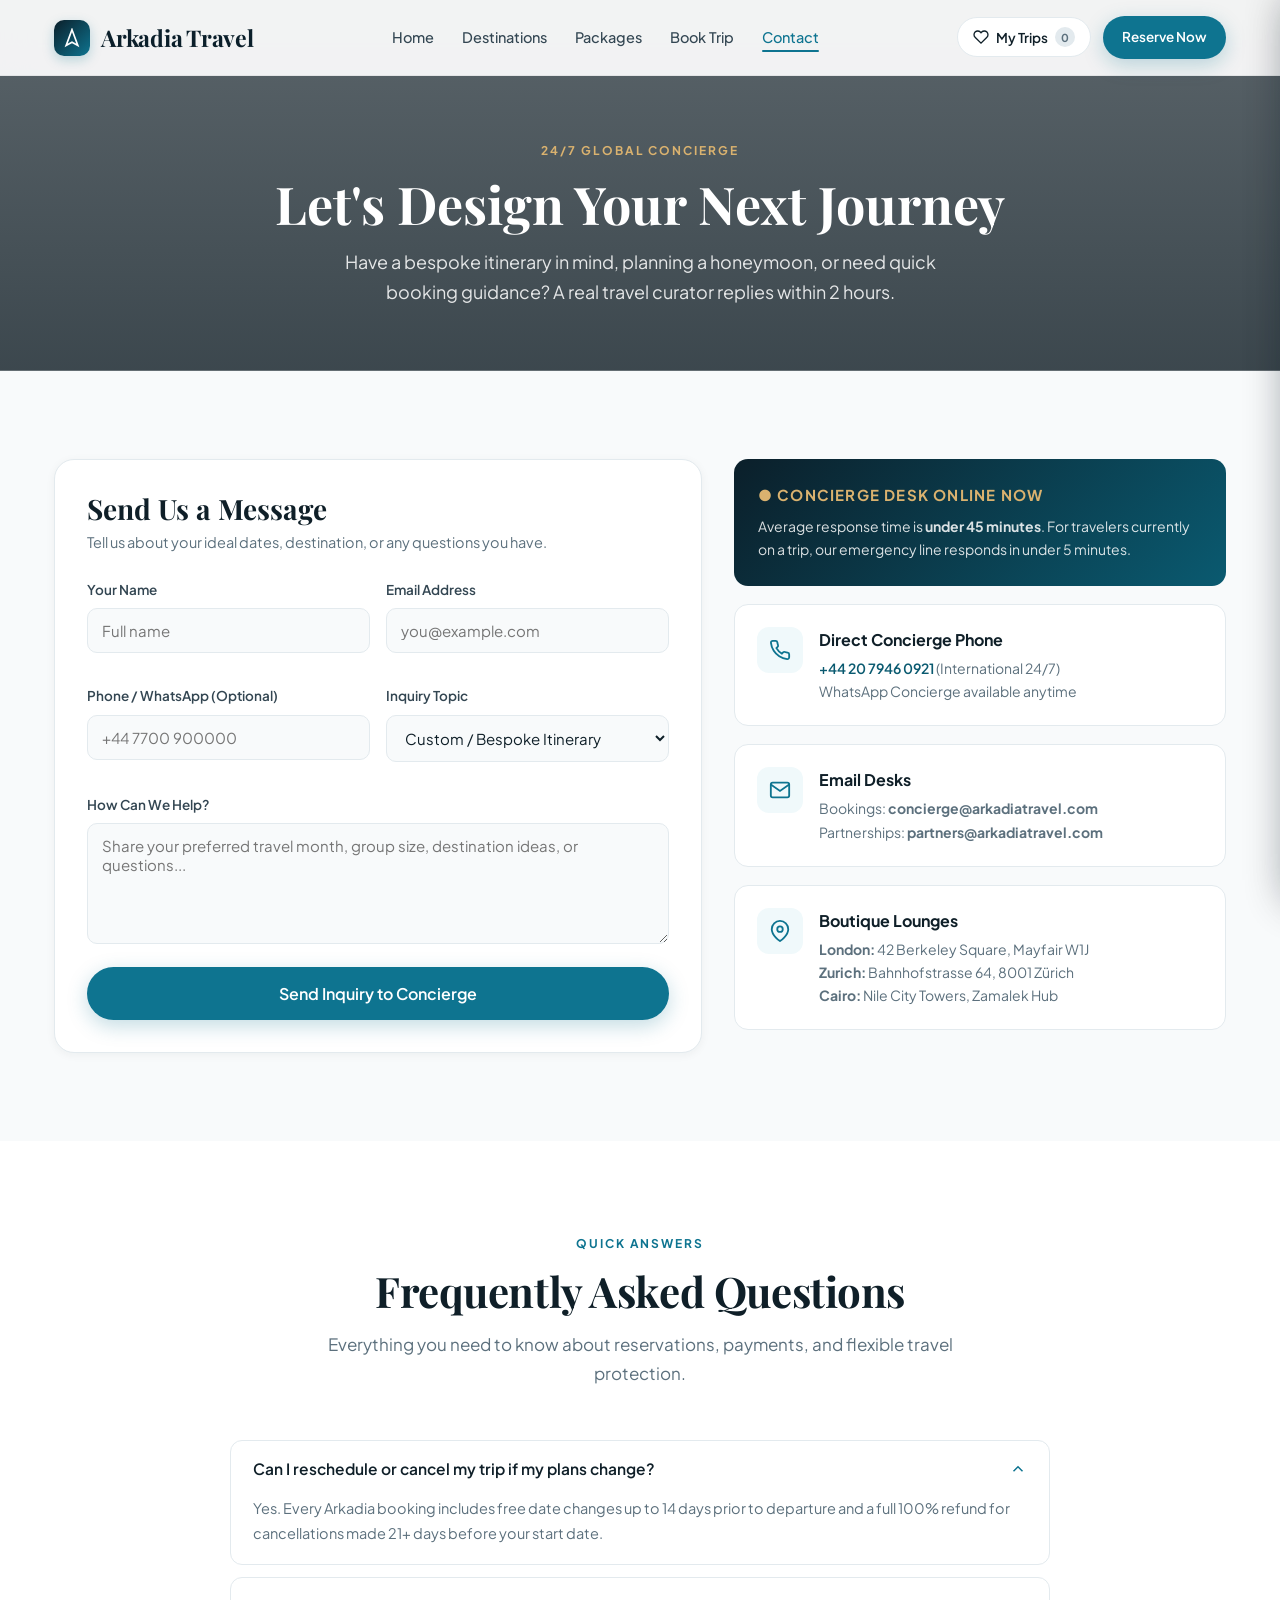
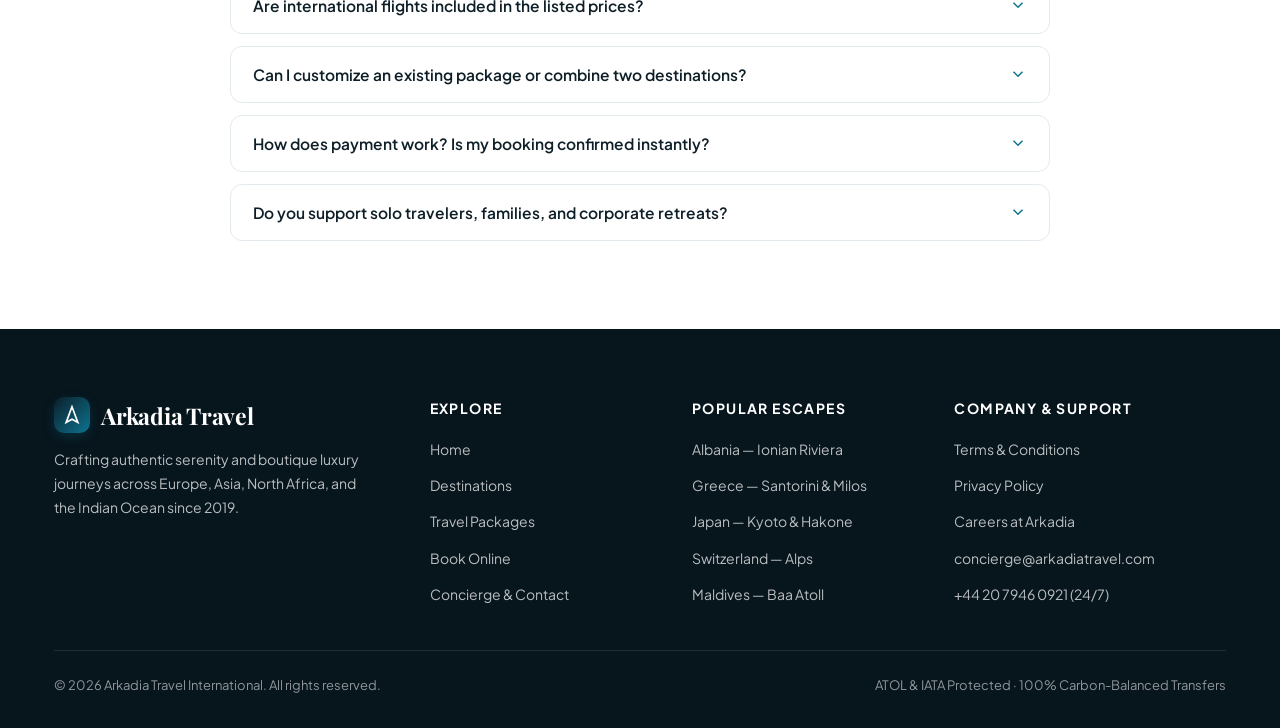
<file: contact.html>
<!DOCTYPE html>
<html lang="en">
<head>
    <meta charset="UTF-8">
    <meta name="viewport" content="width=device-width, initial-scale=1.0">
    <title>Contact & Concierge — Arkadia Travel</title>
    <meta name="description" content="Connect with Arkadia Travel's 24/7 private concierge for custom itineraries, group retreats, and travel assistance.">
    <link rel="icon" type="image/svg+xml" href="data:image/svg+xml,%3Csvg xmlns='http://www.w3.org/2000/svg' viewBox='0 0 40 40'%3E%3Crect width='40' height='40' rx='10' fill='%230b1f2a'/%3E%3Cpath d='M20 8l9 22-9-5-9 5 9-22z' fill='%23c89b54'/%3E%3C/svg%3E">
    <link rel="preconnect" href="https://fonts.googleapis.com">
    <link rel="preconnect" href="https://fonts.gstatic.com" crossorigin>
    <link href="https://fonts.googleapis.com/css2?family=Playfair+Display:wght@600;700&family=Plus+Jakarta+Sans:wght@400;500;600;700&display=swap" rel="stylesheet">
    <link rel="stylesheet" href="style.css">
</head>
<body>

    <header class="main-header">
        <div class="container header-inner">
            <a href="index.html" class="brand">
                <span class="brand-mark" aria-hidden="true">
                    <svg width="20" height="20" viewBox="0 0 24 24" fill="none" stroke="currentColor" stroke-width="2"><polygon points="12 2 19 21 12 17 5 21 12 2"/></svg>
                </span>
                <span>Arkadia Travel</span>
            </a>

            <nav class="main-nav" aria-label="Main navigation">
                <ul>
                    <li><a href="index.html">Home</a></li>
                    <li><a href="destinations.html">Destinations</a></li>
                    <li><a href="packages.html">Packages</a></li>
                    <li><a href="booking.html">Book Trip</a></li>
                    <li><a href="contact.html" class="active">Contact</a></li>
                </ul>
            </nav>

            <div class="header-actions">
                <button type="button" class="trips-btn" data-open-trips aria-label="Open My Trips and Saved">
                    <svg width="16" height="16" viewBox="0 0 24 24" fill="none" stroke="currentColor" stroke-width="2"><path d="M20.84 4.61a5.5 5.5 0 0 0-7.78 0L12 5.67l-1.06-1.06a5.5 5.5 0 0 0-7.78 7.78l1.06 1.06L12 21.23l7.78-7.78 1.06-1.06a5.5 5.5 0 0 0 0-7.78z"/></svg>
                    <span class="trips-label">My Trips</span>
                    <span class="trips-badge is-zero">0</span>
                </button>
                <a href="booking.html" class="btn btn--primary btn--sm header-cta-desktop">Reserve Now</a>
                <button type="button" class="menu-toggle" id="menuToggle" aria-label="Open menu">
                    <svg width="22" height="22" viewBox="0 0 24 24" fill="none" stroke="currentColor" stroke-width="2.2"><line x1="3" y1="6" x2="21" y2="6"/><line x1="3" y1="12" x2="21" y2="12"/><line x1="3" y1="18" x2="21" y2="18"/></svg>
                </button>
            </div>
        </div>
    </header>

    <div class="nav-backdrop" id="navBackdrop"></div>
    <aside class="mobile-drawer" id="mobileDrawer" aria-label="Mobile menu">
        <div class="mobile-drawer-head">
            <span class="brand" style="font-size:20px;">Arkadia Travel</span>
            <button type="button" class="icon-close-btn" id="closeMobileDrawer" aria-label="Close menu">
                <svg width="20" height="20" viewBox="0 0 24 24" fill="none" stroke="currentColor" stroke-width="2"><line x1="18" y1="6" x2="6" y2="18"/><line x1="6" y1="6" x2="18" y2="18"/></svg>
            </button>
        </div>
        <nav class="mobile-drawer-links">
            <a href="index.html">Home</a>
            <a href="destinations.html">Destinations</a>
            <a href="packages.html">Packages</a>
            <a href="booking.html">Book a Trip</a>
            <a href="contact.html" class="active">Contact & Concierge</a>
        </nav>
        <div class="mobile-drawer-footer">
            <button type="button" class="btn btn--outline btn--block" data-open-trips>My Trips & Saved</button>
            <a href="booking.html" class="btn btn--primary btn--block">Reserve Your Escape</a>
        </div>
    </aside>

    <main>
        <section class="page-hero page-hero--contact">
            <div class="container">
                <span class="eyebrow eyebrow--gold">24/7 Global Concierge</span>
                <h1>Let's Design Your Next Journey</h1>
                <p>Have a bespoke itinerary in mind, planning a honeymoon, or need quick booking guidance? A real travel curator replies within 2 hours.</p>
            </div>
        </section>

        <section class="section">
            <div class="container">
                <div class="contact-layout">
                    <!-- Left: Contact Form -->
                    <div class="contact-card">
                        <div id="contactFormWrap">
                            <h2 style="font-size:28px;margin-bottom:6px;">Send Us a Message</h2>
                            <p style="font-size:14.5px;color:var(--ink-500);margin-bottom:24px;">Tell us about your ideal dates, destination, or any questions you have.</p>

                            <form id="contactForm" novalidate>
                                <div class="form-grid">
                                    <div class="form-group">
                                        <label for="contactName">Your Name</label>
                                        <input type="text" id="contactName" class="form-control" placeholder="Full name" required>
                                        <span class="field-error" id="contactNameError"></span>
                                    </div>
                                    <div class="form-group">
                                        <label for="contactEmail">Email Address</label>
                                        <input type="email" id="contactEmail" class="form-control" placeholder="you@example.com" required>
                                        <span class="field-error" id="contactEmailError"></span>
                                    </div>
                                    <div class="form-group">
                                        <label for="contactPhone">Phone / WhatsApp (Optional)</label>
                                        <input type="tel" id="contactPhone" class="form-control" placeholder="+44 7700 900000">
                                    </div>
                                    <div class="form-group">
                                        <label for="contactTopic">Inquiry Topic</label>
                                        <select id="contactTopic" class="form-control">
                                            <option value="custom">Custom / Bespoke Itinerary</option>
                                            <option value="booking">Existing Booking Assistance</option>
                                            <option value="honeymoon">Honeymoon & Anniversary</option>
                                            <option value="corporate">Executive / Group Retreat</option>
                                            <option value="partnership">Hotel & Brand Partnerships</option>
                                        </select>
                                    </div>
                                    <div class="form-group full">
                                        <label for="contactMessage">How Can We Help?</label>
                                        <textarea id="contactMessage" class="form-control" rows="5" placeholder="Share your preferred travel month, group size, destination ideas, or questions..." required></textarea>
                                        <span class="field-error" id="contactMessageError"></span>
                                    </div>
                                </div>
                                <button type="submit" class="btn btn--primary btn--lg btn--block">Send Inquiry to Concierge</button>
                            </form>
                        </div>

                        <!-- Animated Success State -->
                        <div id="contactSuccessCard" class="form-success-card" style="display:none;">
                            <div class="success-icon-circle">
                                <svg width="28" height="28" viewBox="0 0 24 24" fill="none" stroke="currentColor" stroke-width="2.6"><polyline points="20 6 9 17 4 12"/></svg>
                            </div>
                            <span class="eyebrow">Inquiry Received</span>
                            <h2 style="font-size:28px;margin-bottom:10px;">Thank You, <span id="inquirySenderName">Traveler</span>!</h2>
                            <p style="color:var(--ink-500);max-width:440px;margin:0 auto 18px;">Your request has been assigned reference <strong id="inquiryTicketId" style="color:var(--navy-900);">INQ-00000</strong>. A dedicated Arkadia travel curator will reply within 2 hours.</p>
                            <div style="display:flex;gap:12px;justify-content:center;flex-wrap:wrap;">
                                <button type="button" id="sendAnotherBtn" class="btn btn--outline">Send Another Message</button>
                                <a href="destinations.html" class="btn btn--primary">Explore Destinations</a>
                            </div>
                        </div>
                    </div>

                    <!-- Right: Direct Channels & Offices -->
                    <div class="contact-info-stack">
                        <div class="sla-banner">
                            <h4>● Concierge Desk Online Now</h4>
                            <p>Average response time is <strong>under 45 minutes</strong>. For travelers currently on a trip, our emergency line responds in under 5 minutes.</p>
                        </div>

                        <div class="info-box">
                            <div class="info-box-icon">
                                <svg width="22" height="22" viewBox="0 0 24 24" fill="none" stroke="currentColor" stroke-width="2"><path d="M22 16.92v3a2 2 0 0 1-2.18 2 19.79 19.79 0 0 1-8.63-3.07 19.5 19.5 0 0 1-6-6 19.79 19.79 0 0 1-3.07-8.67A2 2 0 0 1 4.11 2h3a2 2 0 0 1 2 1.72c.127.96.361 1.903.7 2.81a2 2 0 0 1-.45 2.11L8.09 9.91a16 16 0 0 0 6 6l1.27-1.27a2 2 0 0 1 2.11-.45c.907.339 1.85.573 2.81.7A2 2 0 0 1 22 16.92z"/></svg>
                            </div>
                            <div>
                                <h4>Direct Concierge Phone</h4>
                                <p><a href="tel:+442079460921" style="font-weight:600;color:var(--teal-700);">+44 20 7946 0921</a> (International 24/7)</p>
                                <p>WhatsApp Concierge available anytime</p>
                            </div>
                        </div>

                        <div class="info-box">
                            <div class="info-box-icon">
                                <svg width="22" height="22" viewBox="0 0 24 24" fill="none" stroke="currentColor" stroke-width="2"><path d="M4 4h16c1.1 0 2 .9 2 2v12c0 1.1-.9 2-2 2H4c-1.1 0-2-.9-2-2V6c0-1.1.9-2 2-2z"/><polyline points="22,6 12,13 2,6"/></svg>
                            </div>
                            <div>
                                <h4>Email Desks</h4>
                                <p>Bookings: <strong>concierge@arkadiatravel.com</strong></p>
                                <p>Partnerships: <strong>partners@arkadiatravel.com</strong></p>
                            </div>
                        </div>

                        <div class="info-box">
                            <div class="info-box-icon">
                                <svg width="22" height="22" viewBox="0 0 24 24" fill="none" stroke="currentColor" stroke-width="2"><path d="M21 10c0 7-9 13-9 13s-9-6-9-13a9 9 0 0 1 18 0z"/><circle cx="12" cy="10" r="3"/></svg>
                            </div>
                            <div>
                                <h4>Boutique Lounges</h4>
                                <p><strong>London:</strong> 42 Berkeley Square, Mayfair W1J</p>
                                <p><strong>Zurich:</strong> Bahnhofstrasse 64, 8001 Zürich</p>
                                <p><strong>Cairo:</strong> Nile City Towers, Zamalek Hub</p>
                            </div>
                        </div>
                    </div>
                </div>
            </div>
        </section>

        <!-- FAQ Section -->
        <section class="section section--white">
            <div class="container">
                <div class="section-header">
                    <span class="eyebrow">Quick Answers</span>
                    <h2 class="section-title">Frequently Asked Questions</h2>
                    <p class="section-subtitle">Everything you need to know about reservations, payments, and flexible travel protection.</p>
                </div>
                <div class="faq-list" id="contactFaqList"></div>
            </div>
        </section>
    </main>

    <footer class="main-footer">
        <div class="container">
            <div class="footer-grid">
                <div>
                    <a href="index.html" class="brand footer-brand">
                        <span class="brand-mark" aria-hidden="true">
                            <svg width="20" height="20" viewBox="0 0 24 24" fill="none" stroke="currentColor" stroke-width="2"><polygon points="12 2 19 21 12 17 5 21 12 2"/></svg>
                        </span>
                        <span>Arkadia Travel</span>
                    </a>
                    <p class="footer-desc">Crafting authentic serenity and boutique luxury journeys across Europe, Asia, North Africa, and the Indian Ocean since 2019.</p>
                </div>
                <div class="footer-col">
                    <h4>Explore</h4>
                    <ul>
                        <li><a href="index.html">Home</a></li>
                        <li><a href="destinations.html">Destinations</a></li>
                        <li><a href="packages.html">Travel Packages</a></li>
                        <li><a href="booking.html">Book Online</a></li>
                        <li><a href="contact.html">Concierge & Contact</a></li>
                    </ul>
                </div>
                <div class="footer-col">
                    <h4>Popular Escapes</h4>
                    <ul>
                        <li><a href="booking.html?destination=albania">Albania — Ionian Riviera</a></li>
                        <li><a href="booking.html?destination=greece">Greece — Santorini & Milos</a></li>
                        <li><a href="booking.html?destination=japan">Japan — Kyoto & Hakone</a></li>
                        <li><a href="booking.html?destination=switzerland">Switzerland — Alps</a></li>
                        <li><a href="booking.html?destination=maldives">Maldives — Baa Atoll</a></li>
                    </ul>
                </div>
                <div class="footer-col">
                    <h4>Company & Support</h4>
                    <ul>
                        <li><button type="button" data-legal="terms">Terms & Conditions</button></li>
                        <li><button type="button" data-legal="privacy">Privacy Policy</button></li>
                        <li><button type="button" data-legal="careers">Careers at Arkadia</button></li>
                        <li><a href="mailto:concierge@arkadiatravel.com">concierge@arkadiatravel.com</a></li>
                        <li><a href="tel:+442079460921">+44 20 7946 0921 (24/7)</a></li>
                    </ul>
                </div>
            </div>
            <div class="footer-bottom">
                <span>&copy; 2026 Arkadia Travel International. All rights reserved.</span>
                <span>ATOL & IATA Protected · 100% Carbon-Balanced Transfers</span>
            </div>
        </div>
    </footer>

    <script src="data.js"></script>
    <script src="script.js"></script>
</body>
</html>
</file>
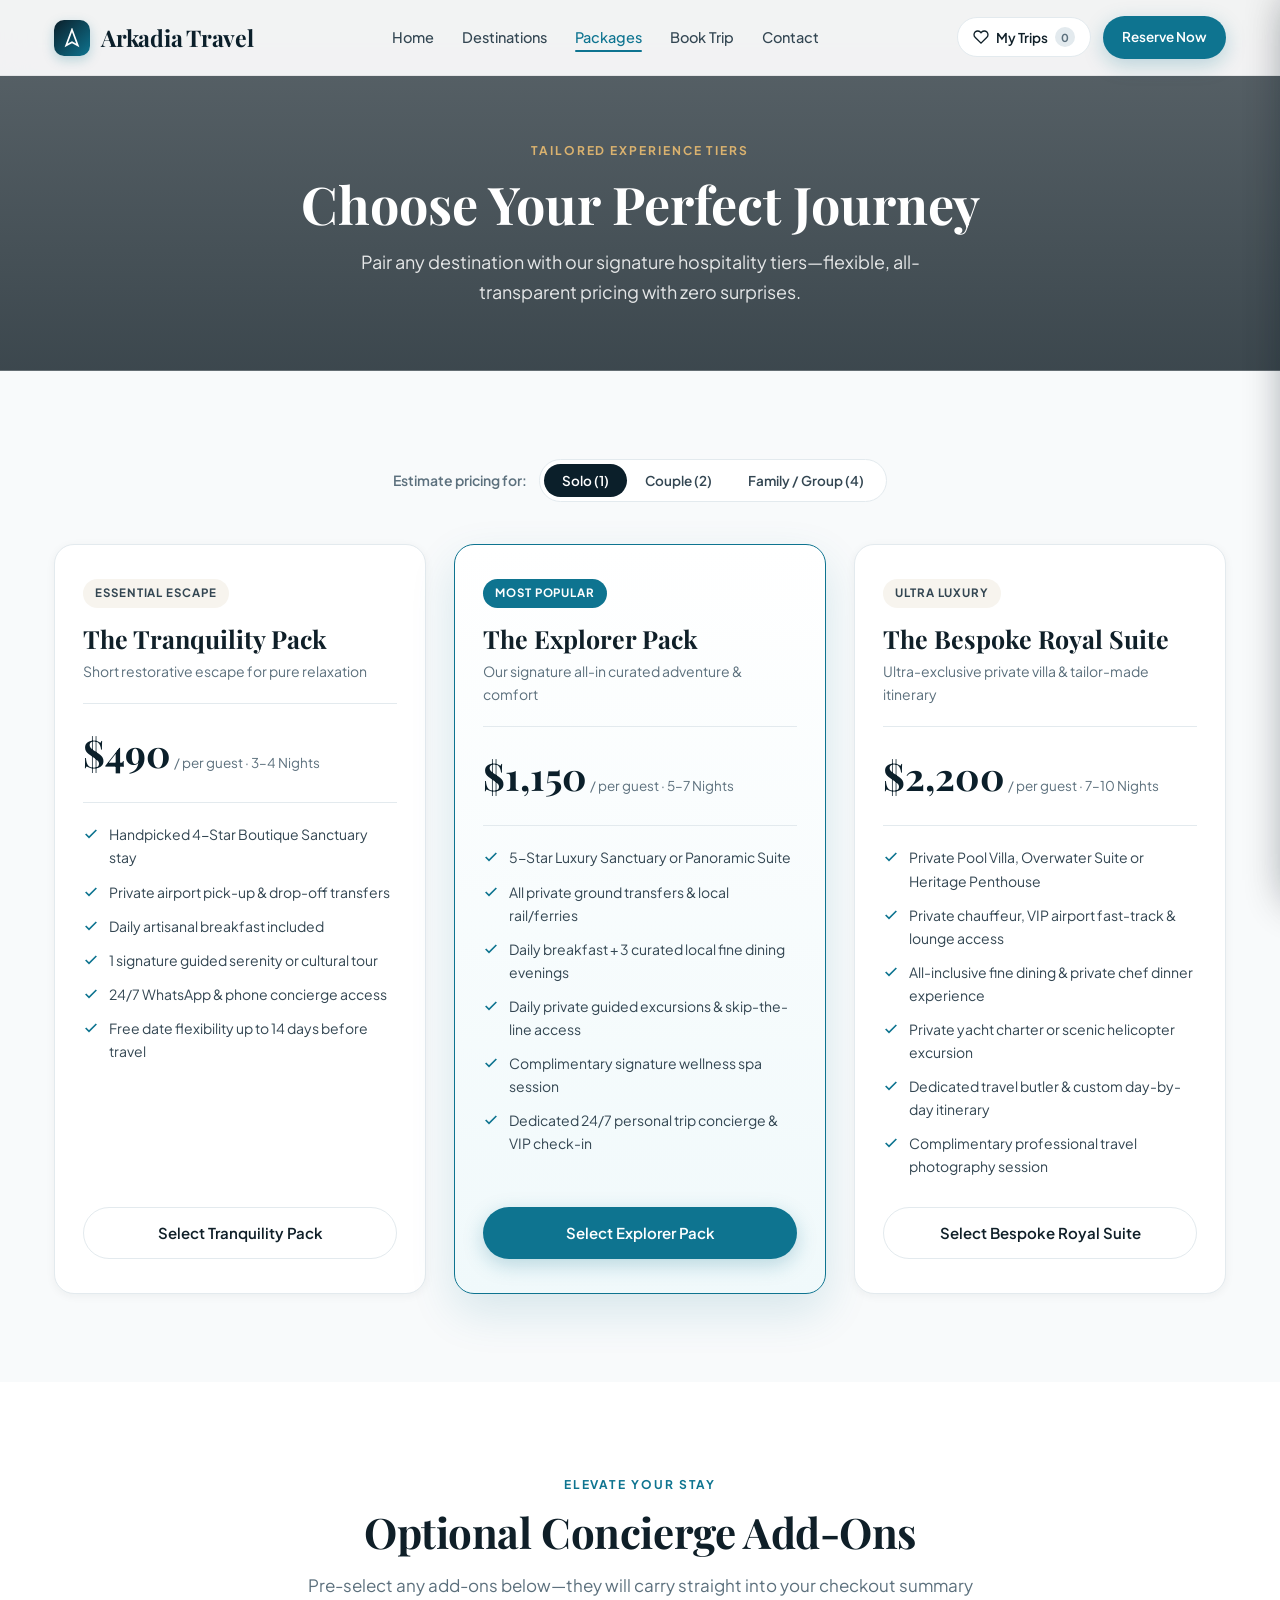
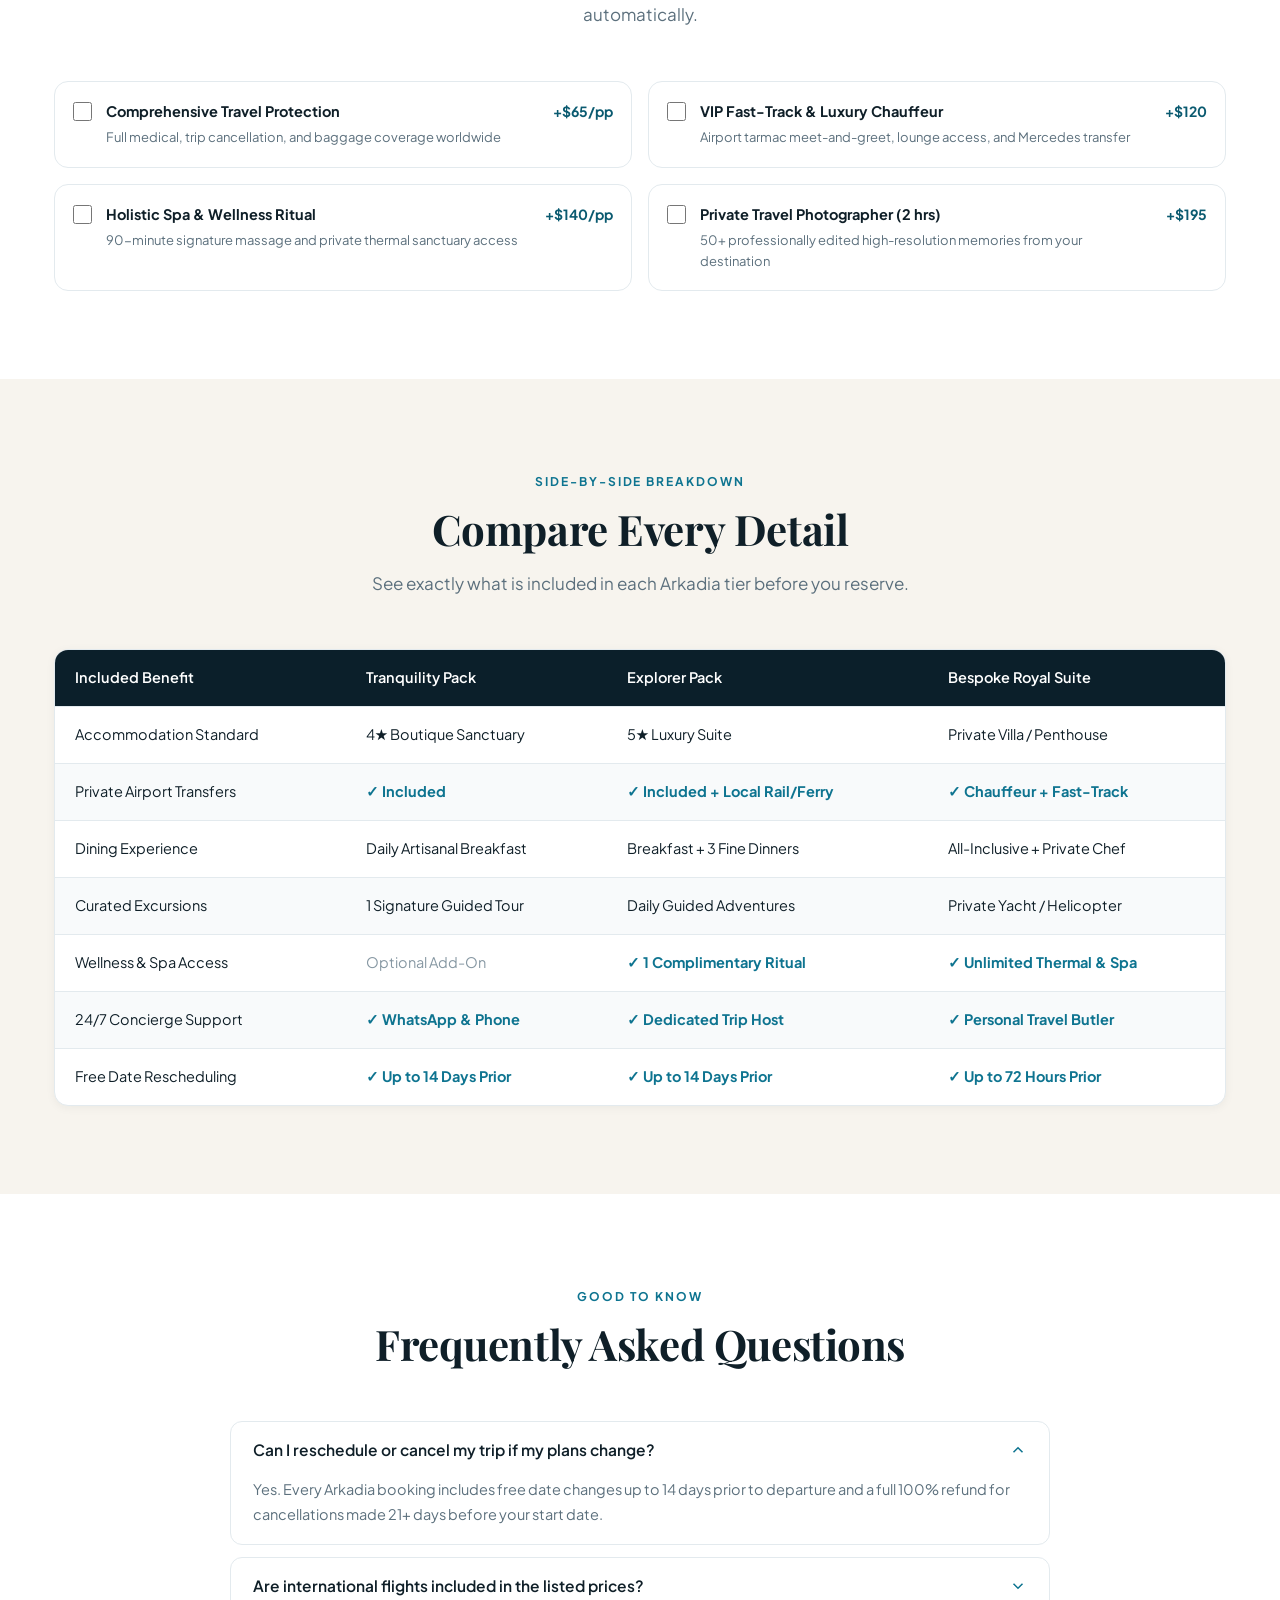
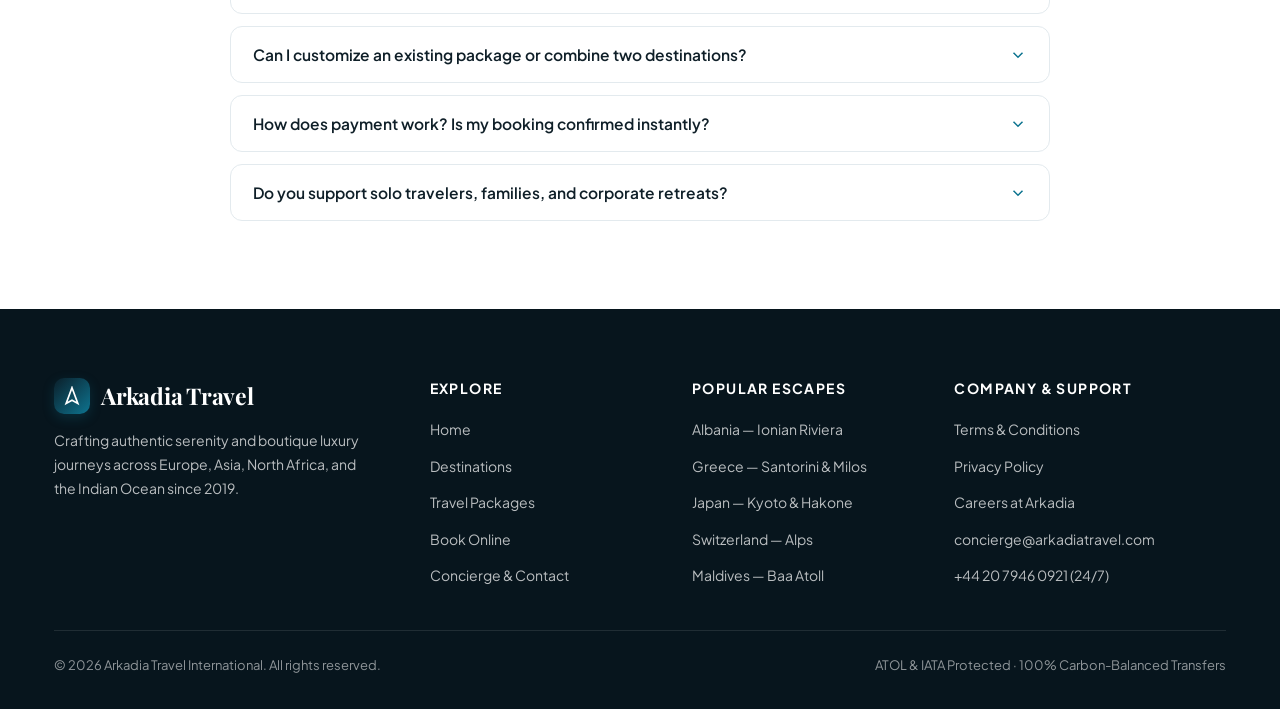
<file: packages.html>
<!DOCTYPE html>
<html lang="en">
<head>
    <meta charset="UTF-8">
    <meta name="viewport" content="width=device-width, initial-scale=1.0">
    <title>Travel Packages — Arkadia Travel</title>
    <meta name="description" content="Compare Tranquility, Explorer, and Bespoke Royal Suite travel packages with transparent pricing and customizable luxury add-ons.">
    <link rel="icon" type="image/svg+xml" href="data:image/svg+xml,%3Csvg xmlns='http://www.w3.org/2000/svg' viewBox='0 0 40 40'%3E%3Crect width='40' height='40' rx='10' fill='%230b1f2a'/%3E%3Cpath d='M20 8l9 22-9-5-9 5 9-22z' fill='%23c89b54'/%3E%3C/svg%3E">
    <link rel="preconnect" href="https://fonts.googleapis.com">
    <link rel="preconnect" href="https://fonts.gstatic.com" crossorigin>
    <link href="https://fonts.googleapis.com/css2?family=Playfair+Display:wght@600;700&family=Plus+Jakarta+Sans:wght@400;500;600;700&display=swap" rel="stylesheet">
    <link rel="stylesheet" href="style.css">
</head>
<body>

    <header class="main-header">
        <div class="container header-inner">
            <a href="index.html" class="brand">
                <span class="brand-mark" aria-hidden="true">
                    <svg width="20" height="20" viewBox="0 0 24 24" fill="none" stroke="currentColor" stroke-width="2"><polygon points="12 2 19 21 12 17 5 21 12 2"/></svg>
                </span>
                <span>Arkadia Travel</span>
            </a>

            <nav class="main-nav" aria-label="Main navigation">
                <ul>
                    <li><a href="index.html">Home</a></li>
                    <li><a href="destinations.html">Destinations</a></li>
                    <li><a href="packages.html" class="active">Packages</a></li>
                    <li><a href="booking.html">Book Trip</a></li>
                    <li><a href="contact.html">Contact</a></li>
                </ul>
            </nav>

            <div class="header-actions">
                <button type="button" class="trips-btn" data-open-trips aria-label="Open My Trips and Saved">
                    <svg width="16" height="16" viewBox="0 0 24 24" fill="none" stroke="currentColor" stroke-width="2"><path d="M20.84 4.61a5.5 5.5 0 0 0-7.78 0L12 5.67l-1.06-1.06a5.5 5.5 0 0 0-7.78 7.78l1.06 1.06L12 21.23l7.78-7.78 1.06-1.06a5.5 5.5 0 0 0 0-7.78z"/></svg>
                    <span class="trips-label">My Trips</span>
                    <span class="trips-badge is-zero">0</span>
                </button>
                <a href="booking.html" class="btn btn--primary btn--sm header-cta-desktop">Reserve Now</a>
                <button type="button" class="menu-toggle" id="menuToggle" aria-label="Open menu">
                    <svg width="22" height="22" viewBox="0 0 24 24" fill="none" stroke="currentColor" stroke-width="2.2"><line x1="3" y1="6" x2="21" y2="6"/><line x1="3" y1="12" x2="21" y2="12"/><line x1="3" y1="18" x2="21" y2="18"/></svg>
                </button>
            </div>
        </div>
    </header>

    <div class="nav-backdrop" id="navBackdrop"></div>
    <aside class="mobile-drawer" id="mobileDrawer" aria-label="Mobile menu">
        <div class="mobile-drawer-head">
            <span class="brand" style="font-size:20px;">Arkadia Travel</span>
            <button type="button" class="icon-close-btn" id="closeMobileDrawer" aria-label="Close menu">
                <svg width="20" height="20" viewBox="0 0 24 24" fill="none" stroke="currentColor" stroke-width="2"><line x1="18" y1="6" x2="6" y2="18"/><line x1="6" y1="6" x2="18" y2="18"/></svg>
            </button>
        </div>
        <nav class="mobile-drawer-links">
            <a href="index.html">Home</a>
            <a href="destinations.html">Destinations</a>
            <a href="packages.html" class="active">Packages</a>
            <a href="booking.html">Book a Trip</a>
            <a href="contact.html">Contact & Concierge</a>
        </nav>
        <div class="mobile-drawer-footer">
            <button type="button" class="btn btn--outline btn--block" data-open-trips>My Trips & Saved</button>
            <a href="booking.html" class="btn btn--primary btn--block">Reserve Your Escape</a>
        </div>
    </aside>

    <main>
        <section class="page-hero page-hero--packages">
            <div class="container">
                <span class="eyebrow eyebrow--gold">Tailored Experience Tiers</span>
                <h1>Choose Your Perfect Journey</h1>
                <p>Pair any destination with our signature hospitality tiers—flexible, all-transparent pricing with zero surprises.</p>
            </div>
        </section>

        <!-- Packages Tier Grid -->
        <section class="section">
            <div class="container">
                <div class="traveler-toggle-wrap">
                    <span>Estimate pricing for:</span>
                    <div class="segmented-control" role="group" aria-label="Select traveler count">
                        <button type="button" class="segmented-btn active" data-guest-toggle="1">Solo (1)</button>
                        <button type="button" class="segmented-btn" data-guest-toggle="2">Couple (2)</button>
                        <button type="button" class="segmented-btn" data-guest-toggle="4">Family / Group (4)</button>
                    </div>
                </div>

                <div class="packages-grid" id="packagesGrid"></div>
            </div>
        </section>

        <!-- Optional Luxury Add-Ons -->
        <section class="section section--white">
            <div class="container">
                <div class="section-header">
                    <span class="eyebrow">Elevate Your Stay</span>
                    <h2 class="section-title">Optional Concierge Add-Ons</h2>
                    <p class="section-subtitle">Pre-select any add-ons below—they will carry straight into your checkout summary automatically.</p>
                </div>

                <div class="addons-grid" id="packagesAddonsGrid"></div>
            </div>
        </section>

        <!-- Feature Comparison Table -->
        <section class="section section--sand">
            <div class="container">
                <div class="section-header">
                    <span class="eyebrow">Side-by-Side Breakdown</span>
                    <h2 class="section-title">Compare Every Detail</h2>
                    <p class="section-subtitle">See exactly what is included in each Arkadia tier before you reserve.</p>
                </div>

                <div class="table-scroll">
                    <table class="comparison-table">
                        <thead>
                            <tr>
                                <th>Included Benefit</th>
                                <th>Tranquility Pack</th>
                                <th>Explorer Pack</th>
                                <th>Bespoke Royal Suite</th>
                            </tr>
                        </thead>
                        <tbody>
                            <tr>
                                <td>Accommodation Standard</td>
                                <td>4★ Boutique Sanctuary</td>
                                <td>5★ Luxury Suite</td>
                                <td>Private Villa / Penthouse</td>
                            </tr>
                            <tr>
                                <td>Private Airport Transfers</td>
                                <td class="check-yes">✓ Included</td>
                                <td class="check-yes">✓ Included + Local Rail/Ferry</td>
                                <td class="check-yes">✓ Chauffeur + Fast-Track</td>
                            </tr>
                            <tr>
                                <td>Dining Experience</td>
                                <td>Daily Artisanal Breakfast</td>
                                <td>Breakfast + 3 Fine Dinners</td>
                                <td>All-Inclusive + Private Chef</td>
                            </tr>
                            <tr>
                                <td>Curated Excursions</td>
                                <td>1 Signature Guided Tour</td>
                                <td>Daily Guided Adventures</td>
                                <td>Private Yacht / Helicopter</td>
                            </tr>
                            <tr>
                                <td>Wellness & Spa Access</td>
                                <td class="check-no">Optional Add-On</td>
                                <td class="check-yes">✓ 1 Complimentary Ritual</td>
                                <td class="check-yes">✓ Unlimited Thermal & Spa</td>
                            </tr>
                            <tr>
                                <td>24/7 Concierge Support</td>
                                <td class="check-yes">✓ WhatsApp & Phone</td>
                                <td class="check-yes">✓ Dedicated Trip Host</td>
                                <td class="check-yes">✓ Personal Travel Butler</td>
                            </tr>
                            <tr>
                                <td>Free Date Rescheduling</td>
                                <td class="check-yes">✓ Up to 14 Days Prior</td>
                                <td class="check-yes">✓ Up to 14 Days Prior</td>
                                <td class="check-yes">✓ Up to 72 Hours Prior</td>
                            </tr>
                        </tbody>
                    </table>
                </div>
            </div>
        </section>

        <!-- Package FAQs -->
        <section class="section section--white">
            <div class="container">
                <div class="section-header">
                    <span class="eyebrow">Good to Know</span>
                    <h2 class="section-title">Frequently Asked Questions</h2>
                </div>
                <div class="faq-list" id="packagesFaqList"></div>
            </div>
        </section>
    </main>

    <footer class="main-footer">
        <div class="container">
            <div class="footer-grid">
                <div>
                    <a href="index.html" class="brand footer-brand">
                        <span class="brand-mark" aria-hidden="true">
                            <svg width="20" height="20" viewBox="0 0 24 24" fill="none" stroke="currentColor" stroke-width="2"><polygon points="12 2 19 21 12 17 5 21 12 2"/></svg>
                        </span>
                        <span>Arkadia Travel</span>
                    </a>
                    <p class="footer-desc">Crafting authentic serenity and boutique luxury journeys across Europe, Asia, North Africa, and the Indian Ocean since 2019.</p>
                </div>
                <div class="footer-col">
                    <h4>Explore</h4>
                    <ul>
                        <li><a href="index.html">Home</a></li>
                        <li><a href="destinations.html">Destinations</a></li>
                        <li><a href="packages.html">Travel Packages</a></li>
                        <li><a href="booking.html">Book Online</a></li>
                        <li><a href="contact.html">Concierge & Contact</a></li>
                    </ul>
                </div>
                <div class="footer-col">
                    <h4>Popular Escapes</h4>
                    <ul>
                        <li><a href="booking.html?destination=albania">Albania — Ionian Riviera</a></li>
                        <li><a href="booking.html?destination=greece">Greece — Santorini & Milos</a></li>
                        <li><a href="booking.html?destination=japan">Japan — Kyoto & Hakone</a></li>
                        <li><a href="booking.html?destination=switzerland">Switzerland — Alps</a></li>
                        <li><a href="booking.html?destination=maldives">Maldives — Baa Atoll</a></li>
                    </ul>
                </div>
                <div class="footer-col">
                    <h4>Company & Support</h4>
                    <ul>
                        <li><button type="button" data-legal="terms">Terms & Conditions</button></li>
                        <li><button type="button" data-legal="privacy">Privacy Policy</button></li>
                        <li><button type="button" data-legal="careers">Careers at Arkadia</button></li>
                        <li><a href="mailto:concierge@arkadiatravel.com">concierge@arkadiatravel.com</a></li>
                        <li><a href="tel:+442079460921">+44 20 7946 0921 (24/7)</a></li>
                    </ul>
                </div>
            </div>
            <div class="footer-bottom">
                <span>&copy; 2026 Arkadia Travel International. All rights reserved.</span>
                <span>ATOL & IATA Protected · 100% Carbon-Balanced Transfers</span>
            </div>
        </div>
    </footer>

    <script src="data.js"></script>
    <script src="script.js"></script>
</body>
</html>
</file>
<file: style.css>
/* =========================================================
   Arkadia Travel — Production Luxury Design System
   Responsive across Mobile (360px+), Tablet & Desktop
   ========================================================= */

:root {
    --navy-950: #07151d;
    --navy-900: #0b1f2a;
    --navy-800: #132d3c;
    --teal-700: #0a5a70;
    --teal-600: #0e7490;
    --teal-500: #0891b2;
    --teal-100: #e0f2f7;
    --teal-50: #f0f9fb;
    --gold-500: #c89b54;
    --gold-400: #dab26f;
    --gold-100: #fbf4e7;
    --sand-50: #f7f4ee;
    --bg: #f8fafb;
    --surface: #ffffff;
    --ink-900: #0f1f28;
    --ink-700: #334652;
    --ink-500: #5c707d;
    --ink-400: #8798a3;
    --border: #e3eaee;
    --danger: #d64545;
    --success: #15803d;
    --radius-sm: 8px;
    --radius-md: 14px;
    --radius-lg: 20px;
    --radius-pill: 999px;
    --shadow-sm: 0 2px 10px rgba(11, 31, 42, 0.05);
    --shadow-md: 0 10px 30px rgba(11, 31, 42, 0.08);
    --shadow-lg: 0 20px 50px rgba(11, 31, 42, 0.14);
    --transition: 0.28s cubic-bezier(0.22, 1, 0.36, 1);
    --header-h: 76px;
}

/* --- Reset & Base --- */
*, *::before, *::after {
    margin: 0;
    padding: 0;
    box-sizing: border-box;
}

html {
    scroll-behavior: smooth;
    -webkit-text-size-adjust: 100%;
    overflow-x: clip;
}

body {
    font-family: 'Plus Jakarta Sans', -apple-system, BlinkMacSystemFont, sans-serif;
    line-height: 1.65;
    background-color: var(--bg);
    color: var(--ink-900);
    overflow-x: clip;
    min-height: 100vh;
    display: flex;
    flex-direction: column;
}

body.no-scroll {
    overflow: hidden;
}

main {
    flex: 1;
}

img {
    max-width: 100%;
    display: block;
}

a {
    text-decoration: none;
    color: inherit;
}

ul {
    list-style: none;
}

button, input, select, textarea {
    font-family: inherit;
    font-size: inherit;
}

h1, h2, h3, .serif {
    font-family: 'Playfair Display', Georgia, serif;
    color: var(--ink-900);
    line-height: 1.2;
}

.container {
    width: 100%;
    max-width: 1220px;
    margin: 0 auto;
    padding: 0 24px;
}

.section {
    padding: 88px 0;
}

.section--sand {
    background-color: var(--sand-50);
}

.section--white {
    background-color: var(--surface);
}

.section--dark {
    background-color: var(--navy-900);
    color: #ffffff;
}

.section--dark h2, .section--dark h3 {
    color: #ffffff;
}

.section-header {
    text-align: center;
    max-width: 680px;
    margin: 0 auto 52px;
}

.section-header--left {
    text-align: left;
    margin-left: 0;
}

.eyebrow {
    display: inline-flex;
    align-items: center;
    gap: 8px;
    font-size: 12px;
    font-weight: 700;
    letter-spacing: 0.16em;
    text-transform: uppercase;
    color: var(--teal-600);
    margin-bottom: 12px;
}

.eyebrow--gold {
    color: var(--gold-400);
}

.section-title {
    font-size: clamp(28px, 4vw, 42px);
    font-weight: 700;
    margin-bottom: 14px;
    letter-spacing: -0.01em;
}

.section-subtitle {
    font-size: clamp(15px, 1.5vw, 17px);
    color: var(--ink-500);
    line-height: 1.7;
}

.section--dark .section-subtitle {
    color: rgba(255, 255, 255, 0.75);
}

/* --- Buttons --- */
.btn {
    display: inline-flex;
    align-items: center;
    justify-content: center;
    gap: 8px;
    padding: 13px 26px;
    border-radius: var(--radius-pill);
    font-weight: 600;
    font-size: 15px;
    cursor: pointer;
    border: 1.5px solid transparent;
    transition: all var(--transition);
    white-space: nowrap;
}

.btn--primary {
    background: var(--teal-600);
    color: #ffffff;
    box-shadow: 0 6px 20px rgba(14, 116, 144, 0.25);
}

.btn--primary:hover {
    background: var(--teal-700);
    transform: translateY(-2px);
    box-shadow: 0 10px 26px rgba(14, 116, 144, 0.34);
}

.btn--gold {
    background: var(--gold-500);
    color: #ffffff;
    box-shadow: 0 6px 20px rgba(200, 155, 84, 0.3);
}

.btn--gold:hover {
    background: #b58943;
    transform: translateY(-2px);
}

.btn--outline {
    background: transparent;
    color: var(--ink-900);
    border-color: var(--border);
}

.btn--outline:hover {
    border-color: var(--teal-600);
    color: var(--teal-600);
    background: var(--teal-50);
}

.btn--ghost-light {
    background: rgba(255, 255, 255, 0.14);
    color: #ffffff;
    border-color: rgba(255, 255, 255, 0.4);
    backdrop-filter: blur(8px);
}

.btn--ghost-light:hover {
    background: rgba(255, 255, 255, 0.26);
    border-color: #ffffff;
    transform: translateY(-2px);
}

.btn--sm {
    padding: 9px 18px;
    font-size: 13.5px;
}

.btn--lg {
    padding: 15px 32px;
    font-size: 16px;
}

.btn--block {
    width: 100%;
}

.btn:disabled {
    opacity: 0.65;
    cursor: not-allowed;
    transform: none !important;
}

/* --- Header & Navigation --- */
.main-header {
    position: fixed;
    top: 0;
    left: 0;
    width: 100%;
    height: var(--header-h);
    z-index: 1000;
    background: rgba(255, 255, 255, 0.92);
    backdrop-filter: blur(14px);
    -webkit-backdrop-filter: blur(14px);
    border-bottom: 1px solid rgba(11, 31, 42, 0.06);
    transition: background var(--transition), box-shadow var(--transition), border-color var(--transition);
}

.main-header.scrolled {
    background: rgba(255, 255, 255, 0.98);
    box-shadow: 0 6px 24px rgba(11, 31, 42, 0.08);
}

.header-inner {
    height: 100%;
    display: flex;
    align-items: center;
    justify-content: space-between;
    gap: 20px;
}

.brand {
    display: inline-flex;
    align-items: center;
    gap: 11px;
    font-family: 'Playfair Display', Georgia, serif;
    font-size: 23px;
    font-weight: 700;
    color: var(--navy-900);
    letter-spacing: -0.01em;
    flex-shrink: 0;
}

.brand-mark {
    width: 36px;
    height: 36px;
    border-radius: 10px;
    background: linear-gradient(135deg, var(--navy-900) 0%, var(--teal-600) 100%);
    color: #ffffff;
    display: grid;
    place-items: center;
    box-shadow: 0 4px 12px rgba(14, 116, 144, 0.25);
}

.main-nav {
    display: flex;
    align-items: center;
    gap: 28px;
}

.main-nav ul {
    display: flex;
    align-items: center;
    gap: 28px;
}

.main-nav a {
    font-size: 14.5px;
    font-weight: 500;
    color: var(--ink-700);
    position: relative;
    padding: 6px 0;
    transition: color var(--transition);
}

.main-nav a::after {
    content: '';
    position: absolute;
    left: 0;
    bottom: 0;
    width: 0;
    height: 2px;
    background: var(--teal-600);
    border-radius: 2px;
    transition: width var(--transition);
}

.main-nav a:hover,
.main-nav a.active {
    color: var(--teal-600);
}

.main-nav a:hover::after,
.main-nav a.active::after {
    width: 100%;
}

.header-actions {
    display: flex;
    align-items: center;
    gap: 12px;
    flex-shrink: 0;
}

.trips-btn {
    position: relative;
    display: inline-flex;
    align-items: center;
    gap: 7px;
    padding: 9px 15px;
    border-radius: var(--radius-pill);
    border: 1.5px solid var(--border);
    background: var(--surface);
    color: var(--ink-900);
    font-size: 13.5px;
    font-weight: 600;
    cursor: pointer;
    transition: all var(--transition);
}

.trips-btn:hover {
    border-color: var(--teal-600);
    color: var(--teal-600);
    background: var(--teal-50);
}

.trips-badge {
    min-width: 20px;
    height: 20px;
    padding: 0 6px;
    border-radius: var(--radius-pill);
    background: var(--teal-600);
    color: #ffffff;
    font-size: 11px;
    font-weight: 700;
    display: inline-flex;
    align-items: center;
    justify-content: center;
}

.trips-badge.is-zero {
    background: var(--border);
    color: var(--ink-500);
}

.menu-toggle {
    display: none;
    width: 42px;
    height: 42px;
    border-radius: 10px;
    border: 1.5px solid var(--border);
    background: var(--surface);
    color: var(--navy-900);
    align-items: center;
    justify-content: center;
    cursor: pointer;
    transition: all var(--transition);
}

.menu-toggle:hover {
    border-color: var(--teal-600);
    color: var(--teal-600);
}

/* Mobile Nav Drawer */
.nav-backdrop {
    position: fixed;
    inset: 0;
    background: rgba(7, 21, 29, 0.55);
    backdrop-filter: blur(4px);
    z-index: 1090;
    opacity: 0;
    pointer-events: none;
    transition: opacity var(--transition);
}

.nav-backdrop.open {
    opacity: 1;
    pointer-events: auto;
}

.mobile-drawer {
    position: fixed;
    top: 0;
    right: -340px;
    width: min(320px, 86vw);
    height: 100%;
    background: var(--surface);
    z-index: 1100;
    display: flex;
    flex-direction: column;
    padding: 22px 24px 30px;
    box-shadow: -12px 0 40px rgba(7, 21, 29, 0.2);
    transition: right 0.34s cubic-bezier(0.22, 1, 0.36, 1);
}

.mobile-drawer.open {
    right: 0;
}

.mobile-drawer-head {
    display: flex;
    align-items: center;
    justify-content: space-between;
    padding-bottom: 18px;
    border-bottom: 1px solid var(--border);
    margin-bottom: 18px;
}

.icon-close-btn {
    width: 38px;
    height: 38px;
    border-radius: 50%;
    border: 1px solid var(--border);
    background: var(--bg);
    color: var(--ink-900);
    display: grid;
    place-items: center;
    cursor: pointer;
    transition: all var(--transition);
}

.icon-close-btn:hover {
    background: var(--navy-900);
    color: #ffffff;
    border-color: var(--navy-900);
}

.mobile-drawer-links {
    display: flex;
    flex-direction: column;
    gap: 6px;
}

.mobile-drawer-links a {
    display: flex;
    align-items: center;
    justify-content: space-between;
    padding: 13px 14px;
    border-radius: 10px;
    font-weight: 600;
    font-size: 15.5px;
    color: var(--ink-700);
    transition: all var(--transition);
}

.mobile-drawer-links a:hover,
.mobile-drawer-links a.active {
    background: var(--teal-50);
    color: var(--teal-600);
}

.mobile-drawer-footer {
    margin-top: auto;
    padding-top: 20px;
    border-top: 1px solid var(--border);
    display: flex;
    flex-direction: column;
    gap: 10px;
}

/* --- Hero Section (Home) --- */
.hero {
    position: relative;
    min-height: 92vh;
    padding: calc(var(--header-h) + 56px) 0 72px;
    display: flex;
    align-items: center;
    background:
        linear-gradient(180deg, rgba(7, 21, 29, 0.56) 0%, rgba(7, 21, 29, 0.42) 45%, rgba(7, 21, 29, 0.78) 100%),
        url('https://images.unsplash.com/photo-1507525428034-b723cf961d3e?auto=format&fit=crop&w=1920&q=80') center/cover no-repeat;
    color: #ffffff;
}

.hero-inner {
    position: relative;
    z-index: 2;
    max-width: 960px;
    margin: 0 auto;
    text-align: center;
}

.hero-pill {
    display: inline-flex;
    align-items: center;
    gap: 8px;
    padding: 8px 18px;
    border-radius: var(--radius-pill);
    background: rgba(255, 255, 255, 0.14);
    border: 1px solid rgba(255, 255, 255, 0.28);
    backdrop-filter: blur(8px);
    font-size: 12px;
    font-weight: 700;
    letter-spacing: 0.14em;
    text-transform: uppercase;
    color: #f8e7c8;
    margin-bottom: 22px;
}

.hero h1 {
    font-size: clamp(36px, 6.2vw, 72px);
    font-weight: 700;
    color: #ffffff;
    line-height: 1.08;
    margin-bottom: 20px;
    text-shadow: 0 6px 26px rgba(0, 0, 0, 0.32);
}

.hero-lead {
    font-size: clamp(16px, 2vw, 20px);
    color: rgba(255, 255, 255, 0.9);
    max-width: 650px;
    margin: 0 auto 32px;
    font-weight: 400;
}

.hero-actions {
    display: flex;
    align-items: center;
    justify-content: center;
    gap: 14px;
    flex-wrap: wrap;
    margin-bottom: 48px;
}

/* Hero Quick Search Bar */
.search-bar-card {
    background: rgba(255, 255, 255, 0.97);
    border-radius: var(--radius-lg);
    padding: 18px;
    box-shadow: 0 24px 60px rgba(7, 21, 29, 0.28);
    color: var(--ink-900);
    text-align: left;
    display: grid;
    grid-template-columns: 1.4fr 1.1fr 0.9fr auto;
    gap: 14px;
    align-items: end;
}

.search-field label {
    display: flex;
    align-items: center;
    gap: 6px;
    font-size: 11.5px;
    font-weight: 700;
    text-transform: uppercase;
    letter-spacing: 0.08em;
    color: var(--ink-500);
    margin-bottom: 6px;
}

.search-field input,
.search-field select {
    width: 100%;
    height: 46px;
    padding: 0 14px;
    border-radius: 10px;
    border: 1.5px solid var(--border);
    background: var(--bg);
    color: var(--ink-900);
    font-size: 14.5px;
    font-weight: 500;
    transition: border-color var(--transition), background var(--transition);
}

.search-field input:focus,
.search-field select:focus {
    outline: none;
    border-color: var(--teal-600);
    background: #ffffff;
}

.search-bar-card .btn {
    height: 46px;
    padding: 0 26px;
    border-radius: 10px;
}

/* --- Subpage Hero Banner --- */
.page-hero {
    position: relative;
    padding: calc(var(--header-h) + 60px) 0 64px;
    color: #ffffff;
    text-align: center;
    background-size: cover;
    background-position: center;
}

.page-hero--destinations {
    background-image:
        linear-gradient(180deg, rgba(7, 21, 29, 0.65), rgba(7, 21, 29, 0.78)),
        url('https://images.unsplash.com/photo-1469854523086-cc02fe5d8800?auto=format&fit=crop&w=1600&q=80');
}

.page-hero--packages {
    background-image:
        linear-gradient(180deg, rgba(7, 21, 29, 0.65), rgba(7, 21, 29, 0.78)),
        url('https://images.unsplash.com/photo-1476514525535-07fb3b4ae5f1?auto=format&fit=crop&w=1600&q=80');
}

.page-hero--booking {
    background-image:
        linear-gradient(180deg, rgba(7, 21, 29, 0.7), rgba(7, 21, 29, 0.82)),
        url('https://images.unsplash.com/photo-1488085061387-422e29b40080?auto=format&fit=crop&w=1600&q=80');
}

.page-hero--contact {
    background-image:
        linear-gradient(180deg, rgba(7, 21, 29, 0.65), rgba(7, 21, 29, 0.78)),
        url('https://images.unsplash.com/photo-1501785888041-af3ef285b470?auto=format&fit=crop&w=1600&q=80');
}

.page-hero h1 {
    font-size: clamp(32px, 4.8vw, 52px);
    color: #ffffff;
    margin-bottom: 12px;
}

.page-hero p {
    font-size: clamp(15px, 1.7vw, 18px);
    color: rgba(255, 255, 255, 0.86);
    max-width: 620px;
    margin: 0 auto;
}

/* --- Stats Strip --- */
.stats-strip {
    background: var(--navy-900);
    color: #ffffff;
    padding: 34px 0;
}

.stats-grid {
    display: grid;
    grid-template-columns: repeat(4, 1fr);
    gap: 24px;
    text-align: center;
}

.stat-item strong {
    display: block;
    font-family: 'Playfair Display', Georgia, serif;
    font-size: clamp(26px, 3vw, 34px);
    color: var(--gold-400);
    line-height: 1.15;
    margin-bottom: 4px;
}

.stat-item span {
    font-size: 13.5px;
    color: rgba(255, 255, 255, 0.75);
}

/* --- Destination Cards Grid --- */
.destinations-grid {
    display: grid;
    grid-template-columns: repeat(3, 1fr);
    gap: 28px;
}

.dest-card {
    background: var(--surface);
    border-radius: var(--radius-md);
    overflow: hidden;
    border: 1px solid var(--border);
    box-shadow: var(--shadow-sm);
    display: flex;
    flex-direction: column;
    transition: transform var(--transition), box-shadow var(--transition), border-color var(--transition);
}

.dest-card:hover {
    transform: translateY(-6px);
    box-shadow: var(--shadow-lg);
    border-color: rgba(14, 116, 144, 0.22);
}

.dest-card-media {
    position: relative;
    height: 235px;
    overflow: hidden;
    background: linear-gradient(135deg, var(--navy-900), var(--teal-700));
}

.dest-card-media img {
    width: 100%;
    height: 100%;
    object-fit: cover;
    transition: transform 0.55s ease;
}

.dest-card:hover .dest-card-media img {
    transform: scale(1.06);
}

.dest-badge {
    position: absolute;
    top: 14px;
    left: 14px;
    padding: 5px 12px;
    border-radius: var(--radius-pill);
    background: rgba(11, 31, 42, 0.78);
    backdrop-filter: blur(6px);
    color: #ffffff;
    font-size: 11.5px;
    font-weight: 700;
    letter-spacing: 0.04em;
}

.wishlist-btn {
    position: absolute;
    top: 14px;
    right: 14px;
    width: 38px;
    height: 38px;
    border-radius: 50%;
    border: none;
    background: rgba(255, 255, 255, 0.92);
    color: var(--ink-700);
    display: grid;
    place-items: center;
    cursor: pointer;
    box-shadow: 0 4px 12px rgba(0, 0, 0, 0.14);
    transition: all var(--transition);
}

.wishlist-btn:hover {
    transform: scale(1.08);
    color: #e11d48;
}

.wishlist-btn.saved {
    background: #e11d48;
    color: #ffffff;
}

.dest-card-body {
    padding: 22px;
    display: flex;
    flex-direction: column;
    flex: 1;
}

.dest-meta-row {
    display: flex;
    align-items: center;
    justify-content: space-between;
    gap: 8px;
    font-size: 12.5px;
    color: var(--ink-500);
    margin-bottom: 8px;
}

.dest-category-tag {
    color: var(--teal-600);
    font-weight: 700;
    text-transform: uppercase;
    letter-spacing: 0.06em;
    font-size: 11px;
}

.rating-pill {
    display: inline-flex;
    align-items: center;
    gap: 4px;
    font-weight: 700;
    color: var(--ink-900);
}

.rating-pill svg {
    color: var(--gold-500);
}

.dest-card-body h3 {
    font-size: 21px;
    margin-bottom: 4px;
}

.dest-location {
    font-size: 13px;
    color: var(--ink-500);
    display: flex;
    align-items: center;
    gap: 5px;
    margin-bottom: 12px;
}

.dest-desc {
    font-size: 14px;
    color: var(--ink-700);
    margin-bottom: 16px;
}

.dest-durations {
    border-top: 1px solid var(--border);
    border-bottom: 1px solid var(--border);
    padding: 12px 0;
    margin-bottom: 18px;
    display: flex;
    flex-direction: column;
    gap: 6px;
}

.duration-row {
    display: flex;
    align-items: center;
    justify-content: space-between;
    font-size: 13.5px;
    color: var(--ink-500);
}

.duration-row strong {
    color: var(--ink-900);
    font-weight: 700;
}

.dest-card-actions {
    margin-top: auto;
    display: grid;
    grid-template-columns: 1fr 1fr;
    gap: 10px;
}

/* --- Filter Toolbar (Destinations Page) --- */
.filter-toolbar {
    background: var(--surface);
    border: 1px solid var(--border);
    border-radius: var(--radius-md);
    padding: 20px;
    box-shadow: var(--shadow-sm);
    margin-bottom: 34px;
    display: flex;
    flex-direction: column;
    gap: 16px;
}

.filter-top {
    display: flex;
    align-items: center;
    justify-content: space-between;
    gap: 14px;
    flex-wrap: wrap;
}

.search-input-wrap {
    position: relative;
    flex: 1;
    min-width: 240px;
}

.search-input-wrap svg {
    position: absolute;
    left: 14px;
    top: 50%;
    transform: translateY(-50%);
    color: var(--ink-400);
}

.search-input-wrap input {
    width: 100%;
    height: 44px;
    padding: 0 14px 0 42px;
    border-radius: 10px;
    border: 1.5px solid var(--border);
    background: var(--bg);
    font-size: 14.5px;
}

.search-input-wrap input:focus {
    outline: none;
    border-color: var(--teal-600);
    background: #ffffff;
}

.sort-wrap {
    display: flex;
    align-items: center;
    gap: 10px;
}

.sort-wrap label {
    font-size: 13px;
    font-weight: 600;
    color: var(--ink-500);
}

.sort-wrap select {
    height: 44px;
    padding: 0 14px;
    border-radius: 10px;
    border: 1.5px solid var(--border);
    background: var(--surface);
    font-size: 14px;
    font-weight: 600;
    color: var(--ink-900);
}

.filter-pills {
    display: flex;
    align-items: center;
    gap: 8px;
    flex-wrap: wrap;
}

.filter-pill {
    padding: 8px 16px;
    border-radius: var(--radius-pill);
    border: 1.5px solid var(--border);
    background: var(--bg);
    color: var(--ink-700);
    font-size: 13.5px;
    font-weight: 600;
    cursor: pointer;
    transition: all var(--transition);
}

.filter-pill:hover {
    border-color: var(--teal-600);
    color: var(--teal-600);
}

.filter-pill.active {
    background: var(--navy-900);
    border-color: var(--navy-900);
    color: #ffffff;
}

.results-meta {
    display: flex;
    align-items: center;
    justify-content: space-between;
    margin-bottom: 22px;
    font-size: 14px;
    color: var(--ink-500);
}

.empty-state {
    text-align: center;
    padding: 64px 24px;
    background: var(--surface);
    border-radius: var(--radius-md);
    border: 1px dashed var(--border);
}

.empty-state h3 {
    font-size: 24px;
    margin-bottom: 8px;
}

.empty-state p {
    color: var(--ink-500);
    margin-bottom: 20px;
}

/* --- Features Grid --- */
.features-grid {
    display: grid;
    grid-template-columns: repeat(4, 1fr);
    gap: 24px;
}

.feature-card {
    background: var(--surface);
    border: 1px solid var(--border);
    border-radius: var(--radius-md);
    padding: 30px 24px;
    transition: transform var(--transition), box-shadow var(--transition);
}

.feature-card:hover {
    transform: translateY(-4px);
    box-shadow: var(--shadow-md);
}

.feature-icon {
    width: 52px;
    height: 52px;
    border-radius: 14px;
    background: var(--teal-50);
    color: var(--teal-600);
    display: grid;
    place-items: center;
    margin-bottom: 18px;
}

.feature-card h3 {
    font-size: 19px;
    margin-bottom: 10px;
}

.feature-card p {
    font-size: 14.5px;
    color: var(--ink-500);
}

/* --- Steps Section --- */
.steps-grid {
    display: grid;
    grid-template-columns: repeat(3, 1fr);
    gap: 28px;
}

.step-card {
    background: rgba(255, 255, 255, 0.05);
    border: 1px solid rgba(255, 255, 255, 0.12);
    border-radius: var(--radius-md);
    padding: 32px 26px;
}

.step-num {
    display: inline-flex;
    align-items: center;
    justify-content: center;
    width: 42px;
    height: 42px;
    border-radius: 50%;
    background: rgba(200, 155, 84, 0.2);
    color: var(--gold-400);
    font-weight: 700;
    font-size: 15px;
    margin-bottom: 18px;
}

.step-card h3 {
    font-size: 21px;
    margin-bottom: 10px;
}

.step-card p {
    font-size: 14.5px;
    color: rgba(255, 255, 255, 0.74);
}

/* --- Testimonials --- */
.testimonials-grid {
    display: grid;
    grid-template-columns: repeat(3, 1fr);
    gap: 26px;
}

.testimonial-card {
    background: var(--surface);
    border: 1px solid var(--border);
    border-radius: var(--radius-md);
    padding: 28px;
    display: flex;
    flex-direction: column;
    box-shadow: var(--shadow-sm);
}

.stars {
    display: inline-flex;
    gap: 3px;
    color: var(--gold-500);
    margin-bottom: 14px;
}

.testimonial-quote {
    font-size: 15px;
    color: var(--ink-700);
    line-height: 1.75;
    margin-bottom: 22px;
    flex: 1;
}

.testimonial-author {
    display: flex;
    align-items: center;
    gap: 12px;
    padding-top: 16px;
    border-top: 1px solid var(--border);
}

.author-avatar {
    width: 44px;
    height: 44px;
    border-radius: 50%;
    background: linear-gradient(135deg, var(--navy-900), var(--teal-600));
    color: #ffffff;
    font-weight: 700;
    font-size: 14px;
    display: grid;
    place-items: center;
    flex-shrink: 0;
}

.author-info strong {
    display: block;
    font-size: 14.5px;
    color: var(--ink-900);
}

.author-info span {
    display: block;
    font-size: 12.5px;
    color: var(--ink-500);
}

/* --- Packages Section --- */
.traveler-toggle-wrap {
    display: flex;
    align-items: center;
    justify-content: center;
    gap: 12px;
    margin-bottom: 42px;
    flex-wrap: wrap;
}

.traveler-toggle-wrap span {
    font-size: 14px;
    font-weight: 600;
    color: var(--ink-500);
}

.segmented-control {
    display: inline-flex;
    background: var(--surface);
    border: 1.5px solid var(--border);
    padding: 4px;
    border-radius: var(--radius-pill);
}

.segmented-btn {
    border: none;
    background: transparent;
    padding: 8px 18px;
    border-radius: var(--radius-pill);
    font-size: 13.5px;
    font-weight: 600;
    color: var(--ink-700);
    cursor: pointer;
    transition: all var(--transition);
}

.segmented-btn.active {
    background: var(--navy-900);
    color: #ffffff;
}

.packages-grid {
    display: grid;
    grid-template-columns: repeat(3, 1fr);
    gap: 28px;
    align-items: stretch;
}

.package-card {
    background: var(--surface);
    border: 1.5px solid var(--border);
    border-radius: var(--radius-lg);
    padding: 34px 28px;
    display: flex;
    flex-direction: column;
    position: relative;
    box-shadow: var(--shadow-sm);
    transition: transform var(--transition), box-shadow var(--transition);
}

.package-card:hover {
    transform: translateY(-6px);
    box-shadow: var(--shadow-lg);
}

.package-card.featured {
    border-color: var(--teal-600);
    background: linear-gradient(180deg, #ffffff 0%, var(--teal-50) 100%);
    box-shadow: 0 18px 46px rgba(14, 116, 144, 0.14);
}

.package-badge {
    display: inline-block;
    align-self: flex-start;
    padding: 5px 12px;
    border-radius: var(--radius-pill);
    font-size: 11.5px;
    font-weight: 700;
    text-transform: uppercase;
    letter-spacing: 0.08em;
    background: var(--sand-50);
    color: var(--ink-700);
    margin-bottom: 16px;
}

.package-card.featured .package-badge {
    background: var(--teal-600);
    color: #ffffff;
}

.package-card h3 {
    font-size: 25px;
    margin-bottom: 6px;
}

.package-subtitle {
    font-size: 14px;
    color: var(--ink-500);
    margin-bottom: 20px;
}

.package-price {
    padding: 18px 0;
    border-top: 1px solid var(--border);
    border-bottom: 1px solid var(--border);
    margin-bottom: 20px;
}

.package-price strong {
    font-family: 'Playfair Display', Georgia, serif;
    font-size: 38px;
    color: var(--navy-900);
}

.package-price span {
    font-size: 13.5px;
    color: var(--ink-500);
}

.package-features {
    display: flex;
    flex-direction: column;
    gap: 11px;
    margin-bottom: 28px;
    flex: 1;
}

.package-features li {
    display: flex;
    align-items: flex-start;
    gap: 10px;
    font-size: 14px;
    color: var(--ink-700);
}

.package-features li svg {
    color: var(--teal-600);
    flex-shrink: 0;
    margin-top: 3px;
}

/* Comparison Table */
.table-scroll {
    width: 100%;
    overflow-x: auto;
    border-radius: var(--radius-md);
    border: 1px solid var(--border);
    background: var(--surface);
    box-shadow: var(--shadow-sm);
}

.comparison-table {
    width: 100%;
    min-width: 640px;
    border-collapse: collapse;
    text-align: left;
}

.comparison-table th,
.comparison-table td {
    padding: 16px 20px;
    border-bottom: 1px solid var(--border);
    font-size: 14.5px;
}

.comparison-table thead th {
    background: var(--navy-900);
    color: #ffffff;
    font-weight: 600;
}

.comparison-table tbody tr:last-child td {
    border-bottom: none;
}

.comparison-table tbody tr:nth-child(even) {
    background: var(--bg);
}

.check-yes {
    color: var(--teal-600);
    font-weight: 700;
}

.check-no {
    color: var(--ink-400);
}

/* --- Add-on Grid --- */
.addons-grid {
    display: grid;
    grid-template-columns: repeat(2, 1fr);
    gap: 16px;
}

.addon-card {
    display: flex;
    align-items: flex-start;
    gap: 14px;
    padding: 18px;
    border-radius: var(--radius-md);
    border: 1.5px solid var(--border);
    background: var(--surface);
    cursor: pointer;
    transition: all var(--transition);
}

.addon-card:hover {
    border-color: var(--teal-500);
}

.addon-card.selected {
    border-color: var(--teal-600);
    background: var(--teal-50);
}

.addon-card input[type="checkbox"] {
    width: 19px;
    height: 19px;
    margin-top: 2px;
    accent-color: var(--teal-600);
    cursor: pointer;
    flex-shrink: 0;
}

.addon-info {
    flex: 1;
}

.addon-info strong {
    display: block;
    font-size: 14.5px;
    color: var(--ink-900);
    margin-bottom: 3px;
}

.addon-info p {
    font-size: 13px;
    color: var(--ink-500);
}

.addon-price {
    font-weight: 700;
    font-size: 14px;
    color: var(--teal-700);
    white-space: nowrap;
}

/* --- Booking Page Layout --- */
.booking-layout {
    display: grid;
    grid-template-columns: 1.45fr 0.95fr;
    gap: 32px;
    align-items: start;
}

.booking-card,
.summary-card,
.contact-card {
    background: var(--surface);
    border: 1px solid var(--border);
    border-radius: var(--radius-lg);
    padding: 32px;
    box-shadow: var(--shadow-sm);
}

.summary-card {
    position: sticky;
    top: calc(var(--header-h) + 24px);
}

.form-section-title {
    display: flex;
    align-items: center;
    gap: 10px;
    font-family: 'Playfair Display', Georgia, serif;
    font-size: 21px;
    color: var(--navy-900);
    padding-bottom: 12px;
    margin: 28px 0 18px;
    border-bottom: 1.5px solid var(--border);
}

.form-section-title:first-child {
    margin-top: 0;
}

.step-badge {
    width: 28px;
    height: 28px;
    border-radius: 50%;
    background: var(--teal-600);
    color: #ffffff;
    font-family: 'Plus Jakarta Sans', sans-serif;
    font-size: 13px;
    font-weight: 700;
    display: inline-flex;
    align-items: center;
    justify-content: center;
}

.form-grid {
    display: grid;
    grid-template-columns: 1fr 1fr;
    gap: 16px;
}

.form-group {
    margin-bottom: 16px;
}

.form-group.full {
    grid-column: 1 / -1;
}

.form-group label {
    display: block;
    font-size: 13.5px;
    font-weight: 600;
    color: var(--ink-700);
    margin-bottom: 7px;
}

.form-control {
    width: 100%;
    padding: 12px 14px;
    border-radius: 10px;
    border: 1.5px solid var(--border);
    background: var(--bg);
    color: var(--ink-900);
    font-size: 15px;
    transition: border-color var(--transition), background var(--transition), box-shadow var(--transition);
}

.form-control:focus {
    outline: none;
    border-color: var(--teal-600);
    background: #ffffff;
    box-shadow: 0 0 0 3px rgba(14, 116, 144, 0.12);
}

.form-control.error {
    border-color: var(--danger);
    background: #fff5f5;
}

.field-error {
    display: none;
    font-size: 12.5px;
    color: var(--danger);
    margin-top: 5px;
    font-weight: 500;
}

.field-error.visible {
    display: block;
}

/* Payment Method Selector */
.payment-methods {
    display: grid;
    grid-template-columns: repeat(3, 1fr);
    gap: 12px;
    margin-bottom: 18px;
}

.payment-choice {
    position: relative;
}

.payment-choice input {
    position: absolute;
    opacity: 0;
    pointer-events: none;
}

.payment-choice label {
    display: flex;
    flex-direction: column;
    align-items: center;
    justify-content: center;
    gap: 6px;
    padding: 16px 12px;
    border-radius: 12px;
    border: 1.5px solid var(--border);
    background: var(--bg);
    font-size: 13.5px;
    font-weight: 600;
    cursor: pointer;
    text-align: center;
    transition: all var(--transition);
    margin-bottom: 0;
}

.payment-choice input:checked + label {
    border-color: var(--teal-600);
    background: var(--teal-50);
    color: var(--teal-700);
    box-shadow: 0 4px 12px rgba(14, 116, 144, 0.12);
}

.payment-panel {
    background: var(--bg);
    border: 1px solid var(--border);
    border-radius: 12px;
    padding: 18px;
    margin-bottom: 18px;
}

.payment-note {
    font-size: 13.5px;
    color: var(--ink-700);
    line-height: 1.6;
}

.checkbox-row {
    display: flex;
    align-items: flex-start;
    gap: 10px;
    font-size: 14px;
    color: var(--ink-700);
}

.checkbox-row input {
    width: 18px;
    height: 18px;
    margin-top: 2px;
    accent-color: var(--teal-600);
    flex-shrink: 0;
}

.checkbox-row a {
    color: var(--teal-600);
    font-weight: 600;
    text-decoration: underline;
}

/* Summary Card */
.summary-dest-preview {
    display: flex;
    gap: 14px;
    align-items: center;
    padding-bottom: 18px;
    border-bottom: 1px solid var(--border);
    margin-bottom: 18px;
}

.summary-dest-preview img {
    width: 82px;
    height: 68px;
    border-radius: 10px;
    object-fit: cover;
    flex-shrink: 0;
}

.summary-dest-preview h4 {
    font-family: 'Playfair Display', Georgia, serif;
    font-size: 18px;
    margin-bottom: 3px;
}

.summary-dest-preview p {
    font-size: 13px;
    color: var(--ink-500);
}

.promo-row {
    display: flex;
    gap: 8px;
    margin-bottom: 8px;
}

.promo-row input {
    flex: 1;
    height: 42px;
    padding: 0 12px;
    border-radius: 8px;
    border: 1.5px solid var(--border);
    font-size: 14px;
    text-transform: uppercase;
}

.promo-hint {
    font-size: 12px;
    color: var(--ink-500);
    margin-bottom: 16px;
}

.promo-hint button {
    background: var(--gold-100);
    color: #8c6525;
    border: 1px dashed var(--gold-500);
    padding: 2px 8px;
    border-radius: 6px;
    font-size: 11.5px;
    font-weight: 700;
    cursor: pointer;
}

.summary-lines {
    display: flex;
    flex-direction: column;
    gap: 10px;
    padding: 16px 0;
    border-top: 1px solid var(--border);
    border-bottom: 1px solid var(--border);
    margin-bottom: 16px;
}

.summary-line {
    display: flex;
    justify-content: space-between;
    font-size: 14px;
    color: var(--ink-700);
}

.summary-line.discount {
    color: var(--success);
    font-weight: 600;
}

.summary-total {
    display: flex;
    justify-content: space-between;
    align-items: baseline;
    margin-bottom: 18px;
}

.summary-total span {
    font-weight: 700;
    font-size: 15px;
}

.summary-total strong {
    font-family: 'Playfair Display', Georgia, serif;
    font-size: 32px;
    color: var(--navy-900);
}

.trust-badges {
    display: flex;
    flex-direction: column;
    gap: 8px;
    padding: 14px;
    border-radius: 10px;
    background: var(--bg);
    font-size: 12.5px;
    color: var(--ink-500);
}

.trust-badges div {
    display: flex;
    align-items: center;
    gap: 8px;
}

.trust-badges svg {
    color: var(--teal-600);
    flex-shrink: 0;
}

/* --- Contact Page Layout --- */
.contact-layout {
    display: grid;
    grid-template-columns: 1.25fr 0.95fr;
    gap: 32px;
    align-items: start;
}

.contact-info-stack {
    display: flex;
    flex-direction: column;
    gap: 18px;
}

.info-box {
    background: var(--surface);
    border: 1px solid var(--border);
    border-radius: var(--radius-md);
    padding: 22px;
    display: flex;
    gap: 16px;
    align-items: flex-start;
}

.info-box-icon {
    width: 46px;
    height: 46px;
    border-radius: 12px;
    background: var(--teal-50);
    color: var(--teal-600);
    display: grid;
    place-items: center;
    flex-shrink: 0;
}

.info-box h4 {
    font-size: 16px;
    margin-bottom: 4px;
}

.info-box p {
    font-size: 14px;
    color: var(--ink-500);
}

.sla-banner {
    background: linear-gradient(135deg, var(--navy-900), var(--teal-700));
    color: #ffffff;
    border-radius: var(--radius-md);
    padding: 24px;
}

.sla-banner h4 {
    color: var(--gold-400);
    font-size: 15px;
    text-transform: uppercase;
    letter-spacing: 0.08em;
    margin-bottom: 8px;
}

.sla-banner p {
    font-size: 14px;
    color: rgba(255, 255, 255, 0.85);
}

.form-success-card {
    text-align: center;
    padding: 36px 20px;
}

.success-icon-circle {
    width: 68px;
    height: 68px;
    border-radius: 50%;
    background: #dcfce7;
    color: var(--success);
    display: grid;
    place-items: center;
    margin: 0 auto 18px;
}

/* --- FAQ Accordion --- */
.faq-list {
    max-width: 820px;
    margin: 0 auto;
    display: flex;
    flex-direction: column;
    gap: 12px;
}

.faq-item {
    background: var(--surface);
    border: 1px solid var(--border);
    border-radius: 12px;
    overflow: hidden;
}

.faq-trigger {
    width: 100%;
    padding: 18px 22px;
    background: none;
    border: none;
    text-align: left;
    display: flex;
    align-items: center;
    justify-content: space-between;
    gap: 16px;
    font-weight: 600;
    font-size: 15.5px;
    color: var(--ink-900);
    cursor: pointer;
}

.faq-trigger svg {
    flex-shrink: 0;
    transition: transform var(--transition);
    color: var(--teal-600);
}

.faq-item.open .faq-trigger svg {
    transform: rotate(180deg);
}

.faq-answer {
    max-height: 0;
    overflow: hidden;
    transition: max-height 0.32s ease;
}

.faq-answer-inner {
    padding: 0 22px 18px;
    font-size: 14.5px;
    color: var(--ink-500);
    line-height: 1.7;
}

/* --- CTA Banner --- */
.cta-banner {
    position: relative;
    border-radius: var(--radius-lg);
    overflow: hidden;
    padding: 64px 40px;
    text-align: center;
    color: #ffffff;
    background:
        linear-gradient(135deg, rgba(7, 21, 29, 0.8), rgba(14, 116, 144, 0.72)),
        url('https://images.unsplash.com/photo-1506744038136-46273834b3fb?auto=format&fit=crop&w=1600&q=80') center/cover no-repeat;
}

.cta-banner h2 {
    color: #ffffff;
    font-size: clamp(26px, 3.8vw, 40px);
    margin-bottom: 12px;
}

.cta-banner p {
    color: rgba(255, 255, 255, 0.88);
    max-width: 560px;
    margin: 0 auto 28px;
}

.newsletter-form {
    display: flex;
    max-width: 480px;
    margin: 0 auto;
    gap: 10px;
}

.newsletter-form input {
    flex: 1;
    height: 48px;
    padding: 0 18px;
    border-radius: var(--radius-pill);
    border: none;
    font-size: 14.5px;
}

/* --- Footer --- */
.main-footer {
    background: var(--navy-950);
    color: rgba(255, 255, 255, 0.72);
    padding: 68px 0 32px;
}

.footer-grid {
    display: grid;
    grid-template-columns: 1.5fr 1fr 1fr 1.2fr;
    gap: 36px;
    padding-bottom: 42px;
    border-bottom: 1px solid rgba(255, 255, 255, 0.1);
}

.footer-brand {
    color: #ffffff;
    margin-bottom: 14px;
}

.footer-desc {
    font-size: 14px;
    line-height: 1.7;
    max-width: 310px;
    margin-bottom: 18px;
}

.footer-col h4 {
    color: #ffffff;
    font-size: 14px;
    font-weight: 700;
    text-transform: uppercase;
    letter-spacing: 0.1em;
    margin-bottom: 16px;
}

.footer-col ul {
    display: flex;
    flex-direction: column;
    gap: 10px;
}

.footer-col a,
.footer-col button {
    background: none;
    border: none;
    color: rgba(255, 255, 255, 0.72);
    font-size: 14px;
    cursor: pointer;
    text-align: left;
    transition: color var(--transition);
}

.footer-col a:hover,
.footer-col button:hover {
    color: var(--gold-400);
}

.footer-bottom {
    padding-top: 24px;
    display: flex;
    align-items: center;
    justify-content: space-between;
    flex-wrap: wrap;
    gap: 14px;
    font-size: 13px;
    color: rgba(255, 255, 255, 0.55);
}

/* --- Modals & Slide-Over Trips Drawer --- */
.modal-overlay {
    position: fixed;
    inset: 0;
    background: rgba(7, 21, 29, 0.65);
    backdrop-filter: blur(6px);
    z-index: 1200;
    display: flex;
    align-items: center;
    justify-content: center;
    padding: 20px;
    opacity: 0;
    pointer-events: none;
    transition: opacity var(--transition);
}

.modal-overlay.open {
    opacity: 1;
    pointer-events: auto;
}

.modal-box {
    background: var(--surface);
    border-radius: var(--radius-lg);
    width: 100%;
    max-width: 760px;
    max-height: 90vh;
    overflow-y: auto;
    box-shadow: 0 28px 70px rgba(7, 21, 29, 0.35);
    transform: translateY(18px) scale(0.98);
    transition: transform var(--transition);
    position: relative;
}

.modal-overlay.open .modal-box {
    transform: translateY(0) scale(1);
}

.modal-hero-img {
    width: 100%;
    height: 270px;
    object-fit: cover;
}

.modal-close-float {
    position: absolute;
    top: 16px;
    right: 16px;
    z-index: 5;
    width: 40px;
    height: 40px;
    border-radius: 50%;
    border: none;
    background: rgba(255, 255, 255, 0.92);
    color: var(--navy-900);
    display: grid;
    place-items: center;
    cursor: pointer;
    box-shadow: 0 4px 12px rgba(0, 0, 0, 0.2);
}

.modal-body {
    padding: 28px;
}

.modal-body h2 {
    font-size: clamp(24px, 3vw, 32px);
    margin-bottom: 8px;
}

.modal-body h4 {
    font-size: 15px;
    font-weight: 700;
    margin: 18px 0 8px;
    color: var(--navy-900);
}

.modal-body p {
    font-size: 14.5px;
    color: var(--ink-700);
    margin-bottom: 12px;
}

.modal-highlights {
    display: grid;
    grid-template-columns: 1fr 1fr;
    gap: 10px;
    margin-bottom: 18px;
}

.modal-highlights li {
    display: flex;
    align-items: flex-start;
    gap: 8px;
    font-size: 13.5px;
    color: var(--ink-700);
}

.modal-highlights svg {
    color: var(--teal-600);
    flex-shrink: 0;
    margin-top: 3px;
}

.duration-picker {
    display: grid;
    grid-template-columns: 1fr 1fr;
    gap: 12px;
    margin: 14px 0 22px;
}

.duration-option {
    padding: 14px;
    border-radius: 12px;
    border: 1.5px solid var(--border);
    background: var(--bg);
    text-align: left;
    cursor: pointer;
    transition: all var(--transition);
}

.duration-option.active {
    border-color: var(--teal-600);
    background: var(--teal-50);
}

.duration-option span {
    display: block;
    font-size: 13px;
    color: var(--ink-500);
}

.duration-option strong {
    font-size: 20px;
    color: var(--navy-900);
}

/* My Trips Slide-Over Drawer */
.trips-drawer {
    position: fixed;
    top: 0;
    right: -460px;
    width: min(440px, 100vw);
    height: 100%;
    background: var(--surface);
    z-index: 1250;
    display: flex;
    flex-direction: column;
    box-shadow: -12px 0 40px rgba(7, 21, 29, 0.25);
    transition: right 0.34s cubic-bezier(0.22, 1, 0.36, 1);
}

.trips-drawer.open {
    right: 0;
}

.trips-drawer-header {
    padding: 20px 24px;
    border-bottom: 1px solid var(--border);
    display: flex;
    align-items: center;
    justify-content: space-between;
}

.trips-drawer-tabs {
    display: grid;
    grid-template-columns: 1fr 1fr;
    padding: 12px 24px 0;
    border-bottom: 1px solid var(--border);
}

.drawer-tab {
    background: none;
    border: none;
    padding: 10px 6px 12px;
    font-weight: 600;
    font-size: 14px;
    color: var(--ink-500);
    border-bottom: 2.5px solid transparent;
    cursor: pointer;
}

.drawer-tab.active {
    color: var(--teal-600);
    border-bottom-color: var(--teal-600);
}

.trips-drawer-body {
    flex: 1;
    overflow-y: auto;
    padding: 20px 24px;
    display: flex;
    flex-direction: column;
    gap: 14px;
}

.trip-item-card {
    border: 1px solid var(--border);
    border-radius: 12px;
    padding: 16px;
    background: var(--bg);
}

.trip-item-top {
    display: flex;
    justify-content: space-between;
    align-items: center;
    margin-bottom: 6px;
}

.trip-ref {
    font-size: 12px;
    font-weight: 700;
    color: var(--teal-700);
    background: var(--teal-100);
    padding: 3px 9px;
    border-radius: 6px;
}

.trip-status {
    font-size: 11.5px;
    font-weight: 700;
    color: var(--success);
}

/* Receipt Styling */
.receipt-box {
    border: 1.5px solid var(--border);
    border-radius: 14px;
    padding: 22px;
    background: var(--bg);
    margin: 18px 0;
    text-align: left;
}

.receipt-row {
    display: flex;
    justify-content: space-between;
    padding: 8px 0;
    border-bottom: 1px dashed var(--border);
    font-size: 14px;
}

.receipt-row:last-child {
    border-bottom: none;
    font-weight: 700;
    font-size: 17px;
    color: var(--navy-900);
    padding-top: 12px;
}

/* --- Toast & Scroll Top --- */
.toast-container {
    position: fixed;
    bottom: 24px;
    right: 24px;
    z-index: 1400;
    display: flex;
    flex-direction: column;
    gap: 10px;
    max-width: calc(100vw - 48px);
}

.toast {
    background: var(--navy-900);
    color: #ffffff;
    padding: 13px 18px;
    border-radius: 12px;
    box-shadow: 0 12px 32px rgba(7, 21, 29, 0.28);
    font-size: 14px;
    font-weight: 500;
    display: flex;
    align-items: center;
    gap: 10px;
    border-left: 4px solid var(--gold-400);
    animation: toastIn 0.3s ease forwards;
}

@keyframes toastIn {
    from { opacity: 0; transform: translateY(14px); }
    to { opacity: 1; transform: translateY(0); }
}

.scroll-top-btn {
    position: fixed;
    bottom: 24px;
    left: 24px;
    width: 44px;
    height: 44px;
    border-radius: 50%;
    background: var(--navy-900);
    color: #ffffff;
    border: 1px solid rgba(255, 255, 255, 0.16);
    display: grid;
    place-items: center;
    cursor: pointer;
    box-shadow: var(--shadow-md);
    opacity: 0;
    pointer-events: none;
    transform: translateY(10px);
    transition: all var(--transition);
    z-index: 950;
}

.scroll-top-btn.visible {
    opacity: 1;
    pointer-events: auto;
    transform: translateY(0);
}

.scroll-top-btn:hover {
    background: var(--teal-600);
}

/* Subtle Reveal Animation */
.reveal {
    opacity: 0;
    transform: translateY(20px);
    transition: opacity 0.6s ease, transform 0.6s ease;
}

.reveal.is-visible {
    opacity: 1;
    transform: translateY(0);
}

/* Spinner */
.spinner {
    width: 18px;
    height: 18px;
    border: 2.5px solid rgba(255, 255, 255, 0.35);
    border-top-color: #ffffff;
    border-radius: 50%;
    animation: spin 0.7s linear infinite;
}

@keyframes spin {
    to { transform: rotate(360deg); }
}

/* =========================================================
   Responsive Breakpoints (Laptop, Tablet, Mobile)
   ========================================================= */

@media (max-width: 1080px) {
    .destinations-grid,
    .packages-grid,
    .testimonials-grid,
    .steps-grid {
        grid-template-columns: repeat(2, 1fr);
    }

    .features-grid {
        grid-template-columns: repeat(2, 1fr);
    }

    .booking-layout,
    .contact-layout {
        grid-template-columns: 1fr;
    }

    .summary-card {
        position: static;
    }

    .footer-grid {
        grid-template-columns: repeat(2, 1fr);
    }
}

@media (max-width: 860px) {
    .main-nav,
    .header-cta-desktop {
        display: none;
    }

    .menu-toggle {
        display: inline-flex;
    }

    .search-bar-card {
        grid-template-columns: 1fr 1fr;
    }

    .search-bar-card .btn {
        grid-column: 1 / -1;
    }

    .stats-grid {
        grid-template-columns: repeat(2, 1fr);
    }
}

@media (max-width: 640px) {
    :root {
        --header-h: 68px;
    }

    .container {
        padding: 0 16px;
    }

    .section {
        padding: 58px 0;
    }

    .brand {
        font-size: 19px;
    }

    .trips-btn .trips-label {
        display: none;
    }

    .trips-btn {
        padding: 8px 11px;
    }

    .hero {
        min-height: auto;
        padding: calc(var(--header-h) + 38px) 0 48px;
    }

    .hero-actions {
        flex-direction: column;
        width: 100%;
    }

    .hero-actions .btn {
        width: 100%;
    }

    .search-bar-card {
        grid-template-columns: 1fr;
        padding: 16px;
    }

    .destinations-grid,
    .packages-grid,
    .features-grid,
    .steps-grid,
    .testimonials-grid,
    .addons-grid,
    .form-grid,
    .payment-methods,
    .modal-highlights,
    .duration-picker,
    .footer-grid {
        grid-template-columns: 1fr;
    }

    .booking-card,
    .summary-card,
    .contact-card {
        padding: 22px 18px;
    }

    .newsletter-form {
        flex-direction: column;
    }

    .newsletter-form input,
    .newsletter-form .btn {
        width: 100%;
    }

    .cta-banner {
        padding: 44px 20px;
    }

    .modal-body {
        padding: 20px;
    }

    .dest-card-actions {
        grid-template-columns: 1fr;
    }

    .footer-bottom {
        flex-direction: column;
        text-align: center;
    }
}

/* Print Styles for Booking Receipt */
@media print {
    header, footer, .scroll-top-btn, .toast-container, .no-print {
        display: none !important;
    }
    body {
        background: #ffffff;
    }
    .modal-overlay {
        position: static;
        background: none;
        padding: 0;
    }
    .modal-box {
        box-shadow: none;
        max-height: none;
    }
}
</file>
